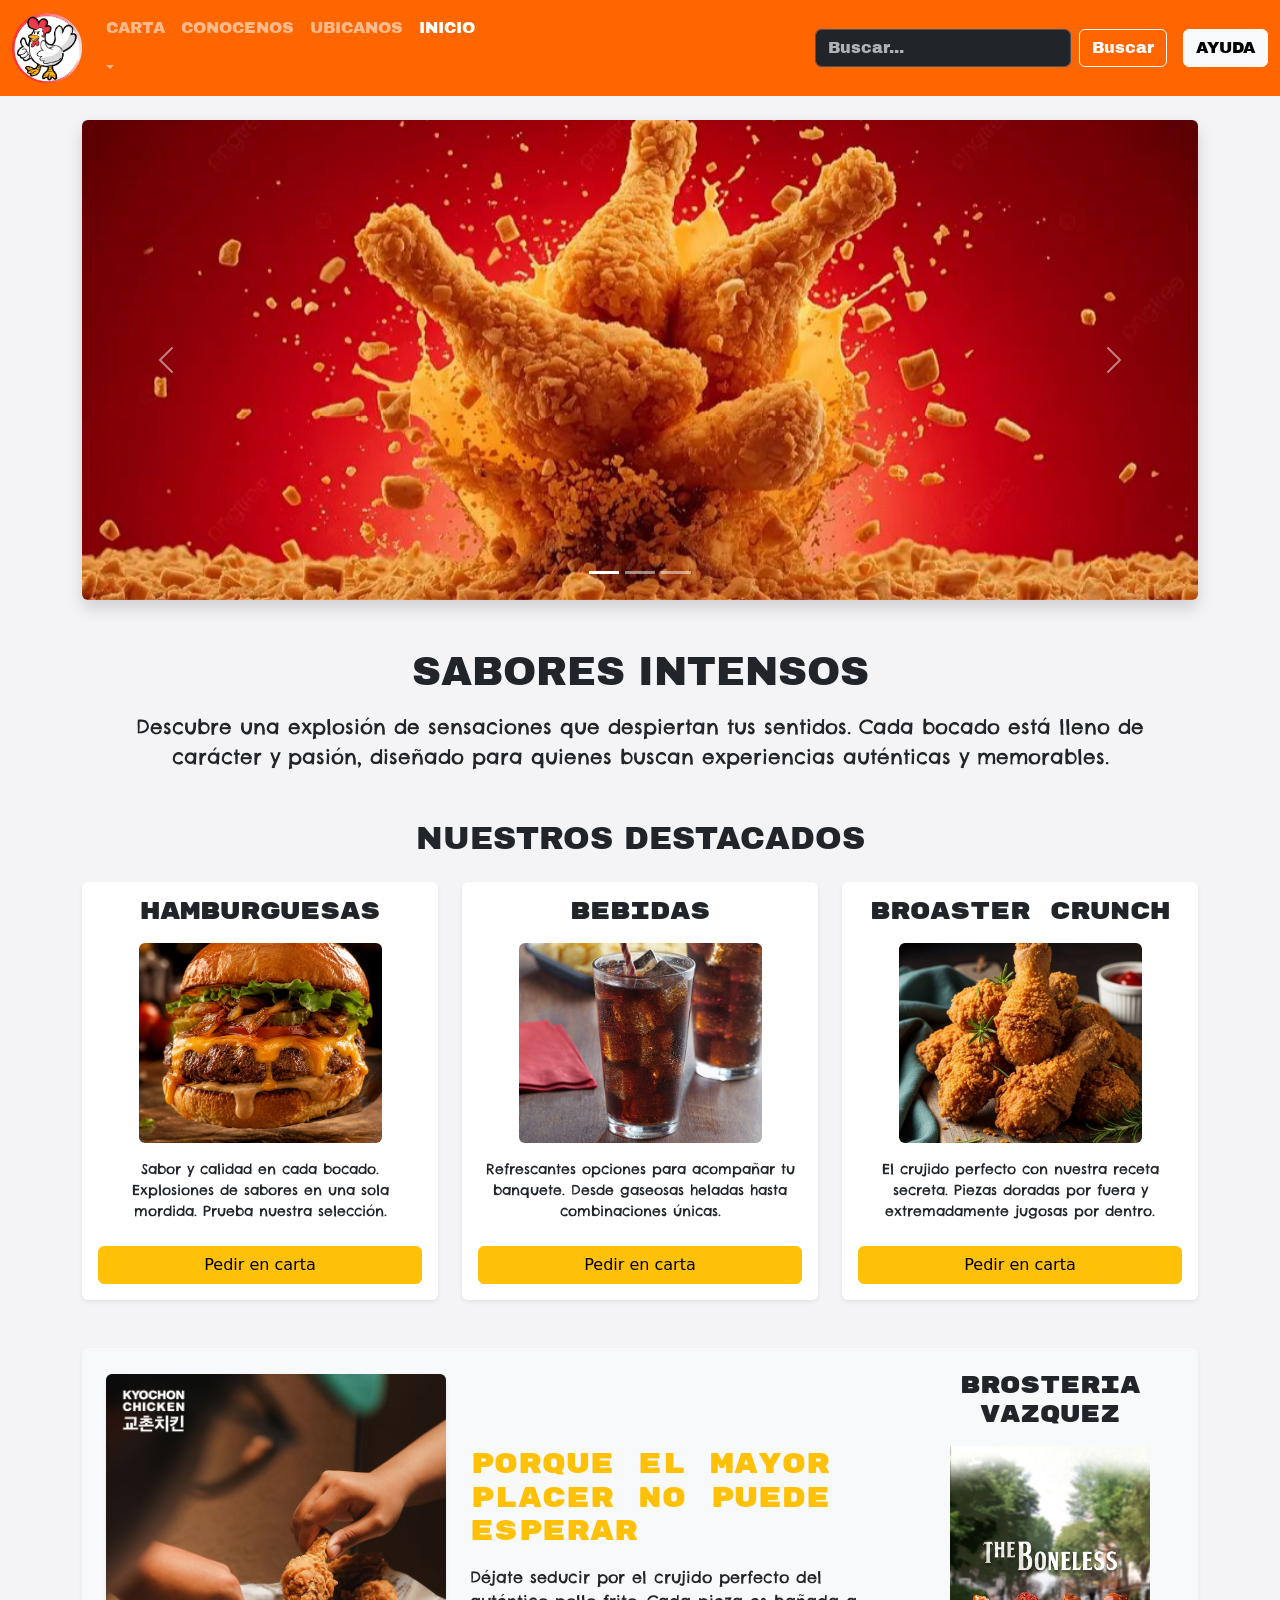
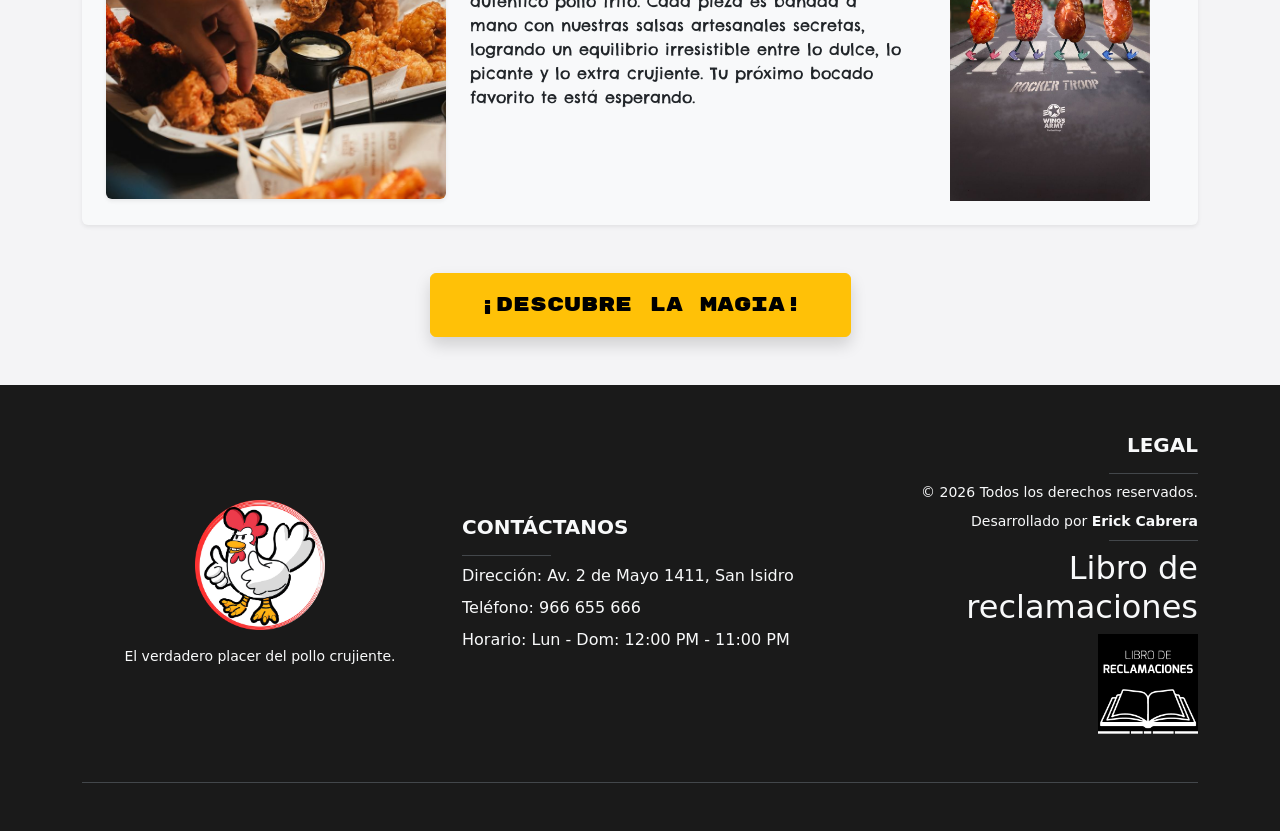
<file: index.html>
<!DOCTYPE html>
<html lang="es">
<head>
    <meta charset="UTF-8">
    <meta name="viewport" content="width=device-width, initial-scale=1.0">
    <title>BROASTERIA VAZQUEZ - INICIO</title>
    <link rel="icon" type="image/png" href="images/broasteria-Vasquez-modified.png">
    <link rel="stylesheet" href="css/style.css">
    <link href="https://cdn.jsdelivr.net/npm/bootstrap@5.3.8/dist/css/bootstrap.min.css" rel="stylesheet" integrity="sha384-sRIl4kxILFvY47J16cr9ZwB07vP4J8+LH7qKQnuqkuIAvNWLzeN8tE5YBujZqJLB" crossorigin="anonymous">
    <link rel="preconnect" href="https://fonts.googleapis.com">
    <link rel="preconnect" href="https://fonts.gstatic.com" crossorigin>
    <link href="https://fonts.googleapis.com/css2?family=Archivo+Black&family=Chelsea+Market&family=Rubik+Mono+One&display=swap" rel="stylesheet">
</head>
<body>    
    <header class="container-fluid p-0">
        <nav class="navbar navbar-expand-lg escm-bg-orange escm-archivo-black-regular" data-bs-theme="dark">
            <div class="container-fluid">
                <button class="navbar-toggler" type="button" data-bs-toggle="collapse" data-bs-target="#navbarSupportedContent" aria-controls="navbarSupportedContent" aria-expanded="false" aria-label="Toggle navigation">
                    <span class="navbar-toggler-icon"></span>
                </button>
                <div class="collapse navbar-collapse" id="navbarSupportedContent">
                    <a class="navbar-brand" href="index.html">
                        <img src="images/broasteria-Vasquez-modified.png" alt="pollologo" width="70">
                    </a>
                    <ul class="navbar-nav me-auto mb-2 mb-lg-0">
                        <li class="nav-item dropdown">
                            <a class="nav-link" href="cartas.html">CARTA</a>
                            <a class="nav-link dropdown-toggle escm_dropdown_arrow" data-bs-toggle="dropdown" aria-expanded="false"></a>
                            <ul class="dropdown-menu">
                                <li><a class="dropdown-item" href="cartas.html#extremos">PLATOS EXTREMOS</a></li>
                                <li><a class="dropdown-item" href="cartas.html#promociones">PROMOCIONES</a></li>
                                <li><hr class="dropdown-divider"></li>
                                <li><a class="dropdown-item" href="cartas.html#menus">MENUS</a></li>
                            </ul>
                        </li>
                        <li class="nav-item"><a class="nav-link" href="conocenos.html">CONOCENOS</a></li>
                        <li class="nav-item"><a class="nav-link" href="ubicanos.html">UBICANOS</a></li>
                        <li class="nav-item"><a class="nav-link active" href="index.html">INICIO</a></li>
                    </ul>
                    <form class="d-flex" role="search">
                        <input class="form-control me-2" type="search" placeholder="Buscar..." aria-label="Search">
                        <button class="btn btn-outline-light" type="submit">Buscar</button>
                    </form>
                </div>
                <div class="ms-3">
                    <a href="ayuda.html" class="btn btn-light escm_btn_header" type="button">Ayuda</a>
                </div>
            </div>
        </nav>
    </header>

    <main class="escm_bg_fond py-4">
        <div class="container">
        
            <div id="miCarrusel" class="carousel slide shadow rounded overflow-hidden mb-5" data-bs-ride="carousel">
                <div class="carousel-indicators">
                    <button type="button" data-bs-target="#miCarrusel" data-bs-slide-to="0" class="active"></button>
                    <button type="button" data-bs-target="#miCarrusel" data-bs-slide-to="1"></button>
                    <button type="button" data-bs-target="#miCarrusel" data-bs-slide-to="2"></button>
                </div>
                <div class="carousel-inner escm-carrusel-inicio">
                    <div class="carousel-item active">
                        <img src="images/carrusel-pollo-inicio1.jpg" class="d-block w-100" alt="Pollo Frito 1">
                    </div>
                    <div class="carousel-item">
                        <img src="images/carru.jpg" class="d-block w-100" alt="Pollo Frito 2">
                    </div>
                    <div class="carousel-item">
                        <img src="images/carru3.jpg" class="d-block w-100" alt="Pollo Frito 3">
                    </div>
                </div>
                <button class="carousel-control-prev" type="button" data-bs-target="#miCarrusel" data-bs-slide="prev">
                    <span class="carousel-control-prev-icon"></span>
                    <span class="visually-hidden">Anterior</span>
                </button>
                <button class="carousel-control-next" type="button" data-bs-target="#miCarrusel" data-bs-slide="next">
                    <span class="carousel-control-next-icon"></span>
                    <span class="visually-hidden">Siguiente</span>
                </button>
            </div>

            
            <section class="mb-5">
                <h1 class="text-center mt-5 escm-archivo-black-regular">SABORES INTENSOS</h1>
                <p class="text-center fs-5 mt-3 px-md-5 escm-chelsea-market-regular">
                    Descubre una explosión de sensaciones que despiertan tus sentidos. Cada bocado está lleno de carácter y pasión, diseñado para quienes buscan experiencias auténticas y memorables.
                </p>
            </section>

            
            <section class="mb-5">
                <h2 class="escm-archivo-black-regular mb-4 text-center">NUESTROS DESTACADOS</h2>
                <div class="row g-4">
                    <div class="col-md-4">
                        <div class="card h-100 shadow-sm border-0"> 
                            <article class="p-3 text-center"> 
                                <h3 class="fs-4 mb-3 escm-rubik-mono-one-regular">HAMBURGUESAS</h3>
                                <img src="images/hamburguesa-inicio.jpg" alt="Hamburguesas" class="escm_img_destacado d-block mx-auto rounded mb-3">
                                <p class="escm-chelsea-market-regular small">Sabor y calidad en cada bocado. Explosiones de sabores en una sola mordida. Prueba nuestra selección.</p>
                                <a href="cartas.html" class="btn btn-warning w-100 mt-2">Pedir en carta</a>
                            </article>
                        </div>
                    </div>
                    <div class="col-md-4">
                        <div class="card h-100 shadow-sm border-0">
                            <article class="p-3 text-center">
                                <h3 class="fs-4 mb-3 escm-rubik-mono-one-regular">BEBIDAS</h3>
                                <img src="images/bebidas.jpg" alt="Bebidas" class="escm_img_destacado d-block mx-auto rounded mb-3">
                                <p class="escm-chelsea-market-regular small">Refrescantes opciones para acompañar tu banquete. Desde gaseosas heladas hasta combinaciones únicas.</p>
                                <a href="cartas.html" class="btn btn-warning w-100 mt-2">Pedir en carta</a>
                            </article>
                        </div>
                    </div>
                    <div class="col-md-4">
                        <div class="card h-100 shadow-sm border-0">
                            <article class="p-3 text-center">
                                <h3 class="fs-4 mb-3 escm-rubik-mono-one-regular">BROASTER CRUNCH</h3>
                                <img src="images/pollo-elegante.jpg" alt="Broaster Crunch" class="escm_img_destacado d-block mx-auto rounded mb-3">
                                <p class="escm-chelsea-market-regular small">El crujido perfecto con nuestra receta secreta. Piezas doradas por fuera y extremadamente jugosas por dentro.</p>
                                <a href="cartas.html" class="btn btn-warning w-100 mt-2">Pedir en carta</a>
                            </article>
                        </div>
                    </div>
                </div>
            </section>
      
            
            <section class="p-4 bg-light rounded shadow-sm mb-5">   
                <div class="row align-items-center g-4">
                    <div class="col-lg-4 text-center">
                        <img src="images/dflex.jpg" alt="Promoción" class="img-fluid rounded shadow-sm">
                    </div>
                    <div class="col-lg-5 text-center text-lg-start">
                        <p class="escm-rubik-mono-one-regular h3 text-warning">PORQUE EL MAYOR PLACER NO PUEDE ESPERAR</p>
                        <p class="escm-chelsea-market-regular fs-6 mt-3">
                            Déjate seducir por el crujido perfecto del auténtico pollo frito. Cada pieza es bañada a mano con nuestras salsas artesanales secretas, logrando un equilibrio irresistible entre lo dulce, lo picante y lo extra crujiente. Tu próximo bocado favorito te está esperando.
                        </p>
                    </div>
                    <div class="col-lg-3 text-center">
                        <p class="escm-rubik-mono-one-regular h4 mb-3">BROSTERIA VAZQUEZ</p>
                        <img src="images/pollo-caminando.jpg" alt="Mascota" class="img-fluid" width="200">
                    </div>
                </div> 
            </section>

            <section class="text-center my-4">
                <button type="button" class="btn btn-warning px-5 py-3 shadow fs-5 escm-rubik-mono-one-regular animate-bounce" data-bs-toggle="modal" data-bs-target="#miModalOculto">
                    ¡DESCUBRE LA MAGIA!
                </button>
                <div class="modal fade" id="miModalOculto" tabindex="-1" aria-labelledby="exampleModalLabel" aria-hidden="true">
                    <div class="modal-dialog modal-dialog-centered"> 
                        <div class="modal-content border-0 shadow">
                            <div class="modal-header bg-warning text-dark">
                                <h2 class="modal-title fs-5 fw-bold escm-rubik-mono-one-regular" id="exampleModalLabel">Promoción Exclusiva</h2>
                                <button type="button" class="btn-close" data-bs-dismiss="modal" aria-label="Close"></button>
                            </div>
                            <div class="modal-body text-center p-4">
                                <p class="mb-4 escm-chelsea-market-regular fs-5">
                                    ¡Aprovecha nuestro auténtico combo crujiente! Elaborado con ingredientes seleccionados de la más alta calidad y un crujido inigualable que te fascinará.
                                </p>
                                <img src="images/sorpresa.jpg" alt="Sorpresa" class="img-fluid rounded shadow-sm" width="250">
                            </div>
                            <div class="modal-footer border-top-0 d-flex justify-content-between">
                                <button type="button" class="btn btn-secondary" data-bs-dismiss="modal">Cerrar</button>
                                <a href="cartas.html" class="btn btn-danger px-4">Ordenar Ahora</a>
                            </div>
                        </div>
                    </div>
                </div>
            </section>
        </div>
    </main>

    <footer class="escm-bg-footer py-5 text-light">
        <div class="container">
            <div class="row gy-4 align-items-center text-center text-md-start">
                <div class="col-12 col-md-4 text-center">
                    <img src="images/broasteria-Vasquez-modified.png" alt="Broastería Vásquez" width="130" class="mb-3 img-fluid">
                    <p class="small mb-0">El verdadero placer del pollo crujiente.</p>
                </div>
                <div class="col-12 col-md-4">
                    <h5 class="text-uppercase fw-bold mb-3">Contáctanos</h5>
                    <hr class="border-secondary my-2 w-25 mx-auto mx-md-0 opacity-50">
                    <ul class="list-unstyled mb-0">
                        <li class="mb-2">Dirección: Av. 2 de Mayo 1411, San Isidro</li>
                        <li class="mb-2">Teléfono: 966 655 666</li>
                        <li>Horario: Lun - Dom: 12:00 PM - 11:00 PM</li>
                    </ul>
                </div>
                <div class="col-12 col-md-4 text-md-end">
                    <h5 class="text-uppercase fw-bold mb-3">Legal</h5>
                    <hr class="border-secondary my-2 w-25 ms-auto me-auto me-md-0 opacity-50">
                    <p class="small mb-2">&copy; 2026 Todos los derechos reservados.</p>
                    <p class="small mb-0">Desarrollado por <span class="fw-bold">Erick Cabrera</span></p>
                    <hr class="border-secondary my-2 w-25 ms-auto me-auto me-md-0 opacity-50">
                    <p class="h2">Libro de <br> reclamaciones 
                    </p>
                    <a href="reclamos.html"><img src="images/images (2).png" alt="libro" width="100" class="text-center"></a>
                </div>
            </div>
            <hr class="border-secondary mt-5 mb-0 opacity-50">
        </div>
    </footer>

    <script src="https://cdn.jsdelivr.net/npm/bootstrap@5.3.8/dist/js/bootstrap.bundle.min.js" integrity="sha384-FKyoEForCGlyvwx9Hj09JcYn3nv7wiPVlz7YYwJrWVcXK/BmnVDxM+D2scQbITxI" crossorigin="anonymous"></script>
</body>
</html>
</file>
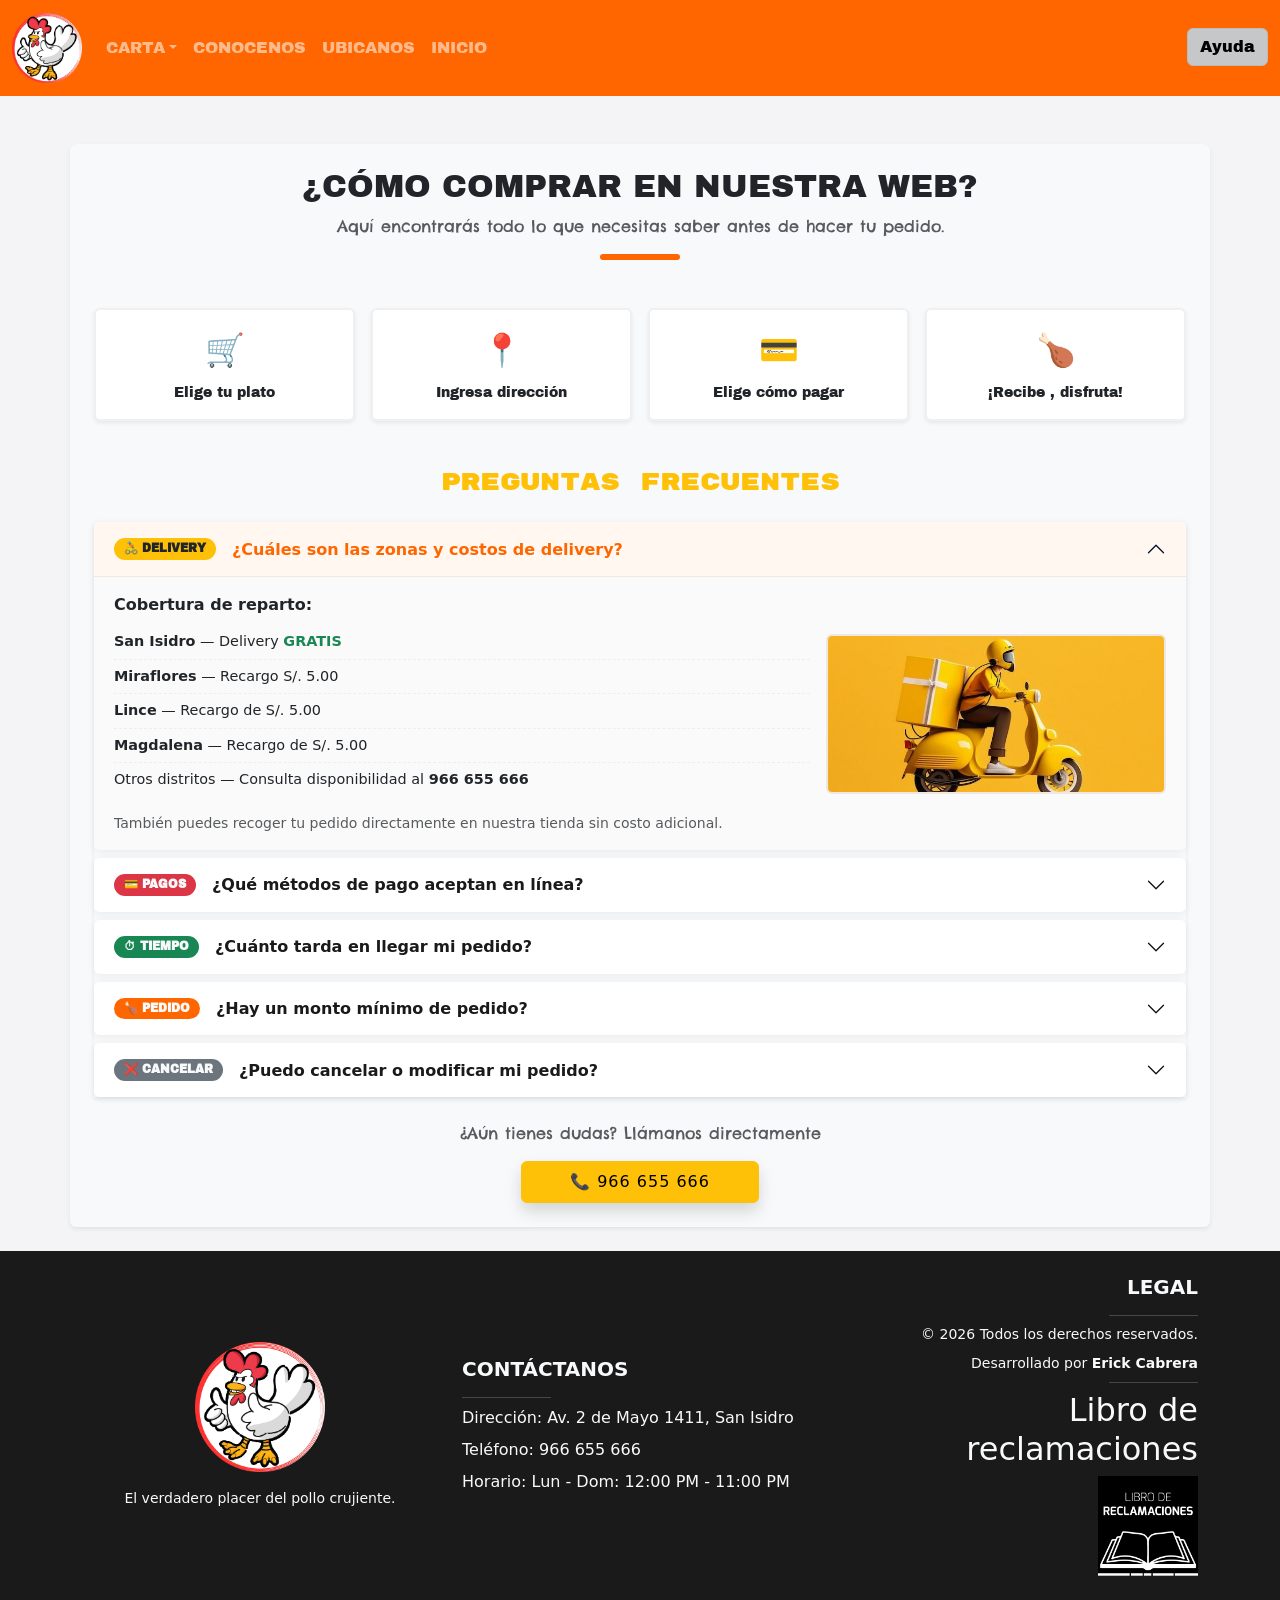
<file: ayuda.html>
<!DOCTYPE html>
<html lang="es">
<head>
    <meta charset="UTF-8">
    <meta name="viewport" content="width=device-width, initial-scale=1.0">
    <title>BROSTERIA VAZQUEZ - AYUDA</title>
    <link rel="icon" type="image/png" href="images/broasteria-Vasquez-modified.png">
    <link rel="stylesheet" href="css/style.css">
    <link href="https://cdn.jsdelivr.net/npm/bootstrap@5.3.8/dist/css/bootstrap.min.css" rel="stylesheet" integrity="sha384-sRIl4kxILFvY47J16cr9ZwB07vP4J8+LH7qKQnuqkuIAvNWLzeN8tE5YBujZqJLB" crossorigin="anonymous">
    <link rel="preconnect" href="https://fonts.googleapis.com">
    <link rel="preconnect" href="https://fonts.gstatic.com" crossorigin>
    <link href="https://fonts.googleapis.com/css2?family=Archivo+Black&family=Chelsea+Market&family=Rubik+Mono+One&display=swap" rel="stylesheet">
</head>
<body>    
    <header class="container-fluid p-0">
        <nav class="navbar navbar-expand-lg escm-bg-orange escm-archivo-black-regular" data-bs-theme="dark">
            <div class="container-fluid">
                <button class="navbar-toggler" type="button" data-bs-toggle="collapse" data-bs-target="#navbarSupportedContent" aria-controls="navbarSupportedContent" aria-expanded="false" aria-label="Toggle navigation">
                    <span class="navbar-toggler-icon"></span>
                </button>
                <div class="collapse navbar-collapse" id="navbarSupportedContent">
                    <a class="navbar-brand" href="index.html">
                        <img src="images/broasteria-Vasquez-modified.png" alt="logo" width="70">
                    </a>
                    <ul class="navbar-nav me-auto mb-2 mb-lg-0">
                        <li class="nav-item dropdown">
                            <a class="nav-link dropdown-toggle" href="cartas.html" role="button" data-bs-toggle="dropdown" aria-expanded="false">CARTA</a>
                            <ul class="dropdown-menu">
                                <li><a class="dropdown-item" href="cartas.html">PLATOS EXTREMOS</a></li>
                                <li><a class="dropdown-item" href="cartas.html">PROMOCIONES</a></li>
                                <li><hr class="dropdown-divider"></li>
                                <li><a class="dropdown-item" href="cartas.html">MENUS</a></li>
                            </ul>
                        </li>
                        <li class="nav-item"><a class="nav-link" href="conocenos.html">CONOCENOS</a></li>
                        <li class="nav-item"><a class="nav-link" href="ubicanos.html">UBICANOS</a></li>
                        <li class="nav-item"><a class="nav-link" href="index.html">INICIO</a></li>
                    </ul>
                </div>
                <div><a href="ayuda.html" class="btn btn-light bg_btn_header active">Ayuda</a></div>
            </div>
        </nav>
    </header>

    <main class="escm_bg_fond py-5">
        <section class="container bg-light p-4 rounded shadow-sm">

            
            <div class="text-center mb-5">
                <h2 class="escm-archivo-black-regular mb-2">¿CÓMO COMPRAR EN NUESTRA WEB?</h2>
                <p class="escm-chelsea-market-regular text-muted">Aquí encontrarás todo lo que necesitas saber antes de hacer tu pedido.</p>
                <hr class="escm_hr_ayuda mx-auto mt-3">
            </div>
          
            <div class="row g-3 mb-5 text-center">
                <div class="col-6 col-md-3">
                    <div class="escm_paso_card p-3 rounded shadow-sm h-100">
                        <div class="escm_paso_icono mb-2">🛒</div>
                        <p class="escm-archivo-black-regular small mb-0">Elige tu plato</p>
                    </div>
                </div>
                <div class="col-6 col-md-3">
                    <div class="escm_paso_card p-3 rounded shadow-sm h-100">
                        <div class="escm_paso_icono mb-2">📍</div>
                        <p class="escm-archivo-black-regular small mb-0">Ingresa dirección</p>
                    </div>
                </div>
                <div class="col-6 col-md-3">
                    <div class="escm_paso_card p-3 rounded shadow-sm h-100">
                        <div class="escm_paso_icono mb-2">💳</div>
                        <p class="escm-archivo-black-regular small mb-0">Elige cómo pagar</p>
                    </div>
                </div>
                <div class="col-6 col-md-3">
                    <div class="escm_paso_card p-3 rounded shadow-sm h-100">
                        <div class="escm_paso_icono mb-2">🍗</div>
                        <p class="escm-archivo-black-regular small mb-0">¡Recibe , disfruta!</p>
                    </div>
                </div>
            </div>

            
            <h3 class="escm-rubik-mono-one-regular fs-4 mb-4 text-center text-warning">Preguntas Frecuentes</h3>

            <div class="accordion escm_accordion_ayuda shadow-sm mb-4" id="accordionAyuda">

                
                <div class="accordion-item border-0 mb-2 rounded overflow-hidden escm_accordion_item">
                    <h2 class="accordion-header">
                        <button class="accordion-button escm_accordion_btn fw-bold" type="button" data-bs-toggle="collapse" data-bs-target="#collapseOne" aria-expanded="true" aria-controls="collapseOne">
                            <span class="escm_acc_badge bg-warning text-dark me-3">🚴 DELIVERY</span>
                            ¿Cuáles son las zonas y costos de delivery?
                        </button>
                    </h2>
                    <div id="collapseOne" class="accordion-collapse collapse show" data-bs-parent="#accordionAyuda">
                        <div class="accordion-body escm_accordion_body">
                            <div class="row align-items-center g-3">
                                <div class="col-md-8">
                                    <p class="mb-2 fw-bold text-dark">Cobertura de reparto:</p>
                                    <ul class="escm_lista_acc mb-3">
                                        <li> <strong>San Isidro</strong> — Delivery <span class="text-success fw-bold">GRATIS</span></li>
                                        <li> <strong>Miraflores</strong> — Recargo S/. 5.00</li>
                                        <li> <strong>Lince</strong> — Recargo de S/. 5.00</li>
                                        <li> <strong>Magdalena</strong> — Recargo de S/. 5.00</li>
                                        <li> Otros distritos — Consulta disponibilidad al <strong>966 655 666</strong></li>
                                    </ul>
                                    <p class="small text-muted mb-0">También puedes recoger tu pedido directamente en nuestra tienda sin costo adicional.</p>
                                </div>
                                <div class="col-md-4 text-center">
                                    <img src="images/delivery.jpg" alt="Delivery Brostería Vázquez" class="img-fluid rounded escm_acc_img">
                                </div>
                            </div>
                        </div>
                    </div>
                </div>

               
                <div class="accordion-item border-0 mb-2 rounded overflow-hidden escm_accordion_item">
                    <h2 class="accordion-header">
                        <button class="accordion-button collapsed escm_accordion_btn fw-bold" type="button" data-bs-toggle="collapse" data-bs-target="#collapseTwo" aria-expanded="false" aria-controls="collapseTwo">
                            <span class="escm_acc_badge bg-danger text-light me-3">💳 PAGOS</span>
                            ¿Qué métodos de pago aceptan en línea?
                        </button>
                    </h2>
                    <div id="collapseTwo" class="accordion-collapse collapse" data-bs-parent="#accordionAyuda">
                        <div class="accordion-body escm_accordion_body">
                            <div class="row align-items-center g-3">
                                <div class="col-md-8">
                                    <p class="mb-2 fw-bold text-dark">Medios de pago disponibles:</p>
                                    <div class="row g-2 mb-3">
                                        <div class="col-6">
                                            <div class="escm_pago_tag p-2 rounded text-center border">
                                                💳 Visa / Mastercard
                                            </div>
                                        </div>
                                        <div class="col-6">
                                            <div class="escm_pago_tag p-2 rounded text-center border">
                                                💳 American Express
                                            </div>
                                        </div>
                                        <div class="col-6">
                                            <div class="escm_pago_tag p-2 rounded text-center border">
                                                📱 Yape
                                            </div>
                                        </div>
                                        <div class="col-6">
                                            <div class="escm_pago_tag p-2 rounded text-center border">
                                                📱 Plin
                                            </div>
                                        </div>
                                        <div class="col-12">
                                            <div class="escm_pago_tag p-2 rounded text-center border">
                                                🏦 Transferencia Bancaria
                                            </div>
                                        </div>
                                    </div>
                                    <p class="small text-muted mb-0">Todos los pagos con tarjeta son procesados de forma segura con encriptación SSL.</p>
                                </div>
                                <div class="col-md-4 text-center">
                                    <img src="images/forma-de-pago.jpg" alt="Métodos de pago" class="img-fluid rounded escm_acc_img">
                                </div>
                            </div>
                        </div>
                    </div>
                </div>

                <div class="accordion-item border-0 mb-2 rounded overflow-hidden escm_accordion_item">
                    <h2 class="accordion-header">
                        <button class="accordion-button collapsed escm_accordion_btn fw-bold" type="button" data-bs-toggle="collapse" data-bs-target="#collapseThree" aria-expanded="false" aria-controls="collapseThree">
                            <span class="escm_acc_badge bg-success text-light me-3">⏱ TIEMPO</span>
                            ¿Cuánto tarda en llegar mi pedido?
                        </button>
                    </h2>
                    <div id="collapseThree" class="accordion-collapse collapse" data-bs-parent="#accordionAyuda">
                        <div class="accordion-body escm_accordion_body">
                            <div class="row align-items-center g-3">
                                <div class="col-md-8">
                                    <p class="mb-2 fw-bold text-dark">Tiempos estimados de entrega:</p>
                                    <div class="escm_tiempo_bar mb-3">
                                        <div class="d-flex justify-content-between small mb-1">
                                            <span>San Isidro</span><span class="fw-bold text-success">20 - 30 min</span>
                                        </div>
                                        <div class="progress mb-2" style="height:8px;">
                                            <div class="progress-bar bg-success" style="width:40%"></div>
                                        </div>
                                        <div class="d-flex justify-content-between small mb-1">
                                            <span>Miraflores / Lince</span><span class="fw-bold text-warning">35 - 45 min</span>
                                        </div>
                                        <div class="progress mb-2" style="height:8px;">
                                            <div class="progress-bar bg-warning" style="width:65%"></div>
                                        </div>
                                        <div class="d-flex justify-content-between small mb-1">
                                            <span>Magdalena y alrededores</span><span class="fw-bold text-danger">45 - 55 min</span>
                                        </div>
                                        <div class="progress" style="height:8px;">
                                            <div class="progress-bar bg-danger" style="width:85%"></div>
                                        </div>
                                    </div>
                                    <p class="small text-muted mb-0">Los tiempos pueden variar en horas punta (viernes y fines de semana de noche). ¡Tu pedido siempre llegará bien caliente y crujiente!</p>
                                </div>
                                <div class="col-md-4 text-center">
                                    <img src="images/tiempo.jpg" alt="Tiempo de entrega" class="img-fluid rounded escm_acc_img">
                                </div>
                            </div>
                        </div>
                    </div>
                </div>

                
                <div class="accordion-item border-0 mb-2 rounded overflow-hidden escm_accordion_item">
                    <h2 class="accordion-header">
                        <button class="accordion-button collapsed escm_accordion_btn fw-bold" type="button" data-bs-toggle="collapse" data-bs-target="#collapseFour" aria-expanded="false" aria-controls="collapseFour">
                            <span class="escm_acc_badge escm_badge_orange text-light me-3">🍗 PEDIDO</span>
                            ¿Hay un monto mínimo de pedido?
                        </button>
                    </h2>
                    <div id="collapseFour" class="accordion-collapse collapse" data-bs-parent="#accordionAyuda">
                        <div class="accordion-body escm_accordion_body">
                            <div class="row align-items-center g-3">
                                <div class="col-md-8">
                                    <p class="mb-2 fw-bold text-dark">Requisitos mínimos para pedir:</p>
                                    <ul class="escm_lista_acc mb-3">
                                        <li>🛒 Pedido mínimo para delivery: <strong>S/. 20.00</strong></li>
                                        <li>🏪 Sin mínimo para recojo en tienda</li>
                                        <li>👨‍👩‍👧 Pedidos grupales desde S/. 50.00 con descuento especial</li>
                                    </ul>
                                    <p class="small text-muted mb-0">¿Tienes un pedido especial o corporativo? Escríbenos al <strong>966 655 666</strong> para coordinar.</p>
                                </div>
                                <div class="col-md-4 text-center">
                                    <img src="images/pedido.jpg" alt="Pedido mínimo" class="img-fluid rounded escm_acc_img">
                                </div>
                            </div>
                        </div>
                    </div>
                </div>

                <div class="accordion-item border-0 rounded overflow-hidden escm_accordion_item">
                    <h2 class="accordion-header">
                        <button class="accordion-button collapsed escm_accordion_btn fw-bold" type="button" data-bs-toggle="collapse" data-bs-target="#collapseFive" aria-expanded="false" aria-controls="collapseFive">
                            <span class="escm_acc_badge bg-secondary text-light me-3">❌ CANCELAR</span>
                            ¿Puedo cancelar o modificar mi pedido?
                        </button>
                    </h2>
                    <div id="collapseFive" class="accordion-collapse collapse" data-bs-parent="#accordionAyuda">
                        <div class="accordion-body escm_accordion_body">
                            <div class="row align-items-center g-3">
                                <div class="col-md-8">
                                    <p class="mb-2 fw-bold text-dark">Política de cancelaciones:</p>
                                    <ul class="escm_lista_acc mb-3">
                                        <li>✅ Puedes cancelar dentro de los primeros <strong>5 minutos</strong> tras confirmar</li>
                                        <li>⚠️ Pasado ese tiempo, el pedido ya está en preparación</li>
                                        <li>📞 Para modificaciones urgentes llama al <strong>966 655 666</strong></li>
                                        <li>💰 Reembolsos procesados en 24-48 horas hábiles</li>
                                    </ul>
                                    <p class="small text-muted mb-0">Hacemos todo lo posible por adaptarnos a tus necesidades. ¡No dudes en contactarnos!</p>
                                </div>
                                <div class="col-md-4 text-center">
                                    <img src="images/modificacion.jpg" alt="Cancelar pedido" class="img-fluid rounded escm_acc_img" width="200">
                                </div>
                            </div>
                        </div>
                    </div>
                </div>

            </div>

           
            <div class="text-center mt-4">
                <p class="escm-chelsea-market-regular text-muted mb-3">¿Aún tienes dudas? Llámanos directamente</p>
                <a href="tel:966655666" class="btn btn-warning escm_btn_llamar escm-archivo-black-regular px-5 py-2 shadow">
                    📞 966 655 666
                </a>
            </div>

        </section>
    </main>

   <footer class="escm-bg-footer  text-light">
        <div class="container">
            <div class="row gy-4 align-items-center text-center text-md-start">
                <div class="col-12 col-md-4 text-center">
                    <img src="images/broasteria-Vasquez-modified.png" alt="Broastería Vásquez" width="130" class="mb-3 img-fluid">
                    <p class="small mb-0">El verdadero placer del pollo crujiente.</p>
                </div>
                <div class="col-12 col-md-4">
                    <h5 class="text-uppercase fw-bold mb-3">Contáctanos</h5>
                    <hr class="border-secondary my-2 w-25 mx-auto mx-md-0 opacity-50">
                    <ul class="list-unstyled mb-0">
                        <li class="mb-2">Dirección: Av. 2 de Mayo 1411, San Isidro</li>
                        <li class="mb-2">Teléfono: 966 655 666</li>
                        <li>Horario: Lun - Dom: 12:00 PM - 11:00 PM</li>
                    </ul>
                </div>
                <div class="col-12 col-md-4 text-md-end">
                    <h5 class="text-uppercase fw-bold mb-3">Legal</h5>
                    <hr class="border-secondary my-2 w-25 ms-auto me-auto me-md-0 opacity-50">
                    <p class="small mb-2">&copy; 2026 Todos los derechos reservados.</p>
                    <p class="small mb-0">Desarrollado por <span class="fw-bold">Erick Cabrera</span></p>
                    <hr class="border-secondary my-2 w-25 ms-auto me-auto me-md-0 opacity-50">
                    <p class="h2">Libro de <br> reclamaciones 
                    </p>
                    <a href="reclamos.html"><img src="images/images (2).png" alt="libro" width="100" class="text-center"></a>
                </div>
            </div>
            <hr class="border-secondary mt-5 mb-0 opacity-50">
        </div>
    </footer>

    <script src="https://cdn.jsdelivr.net/npm/bootstrap@5.3.8/dist/js/bootstrap.bundle.min.js" integrity="sha384-FKyoEForCGlyvwx9Hj09JcYn3nv7wiPVlz7YYwJrWVcXK/BmnVDxM+D2scQbITxI" crossorigin="anonymous"></script>
</body>
</html>
</file>
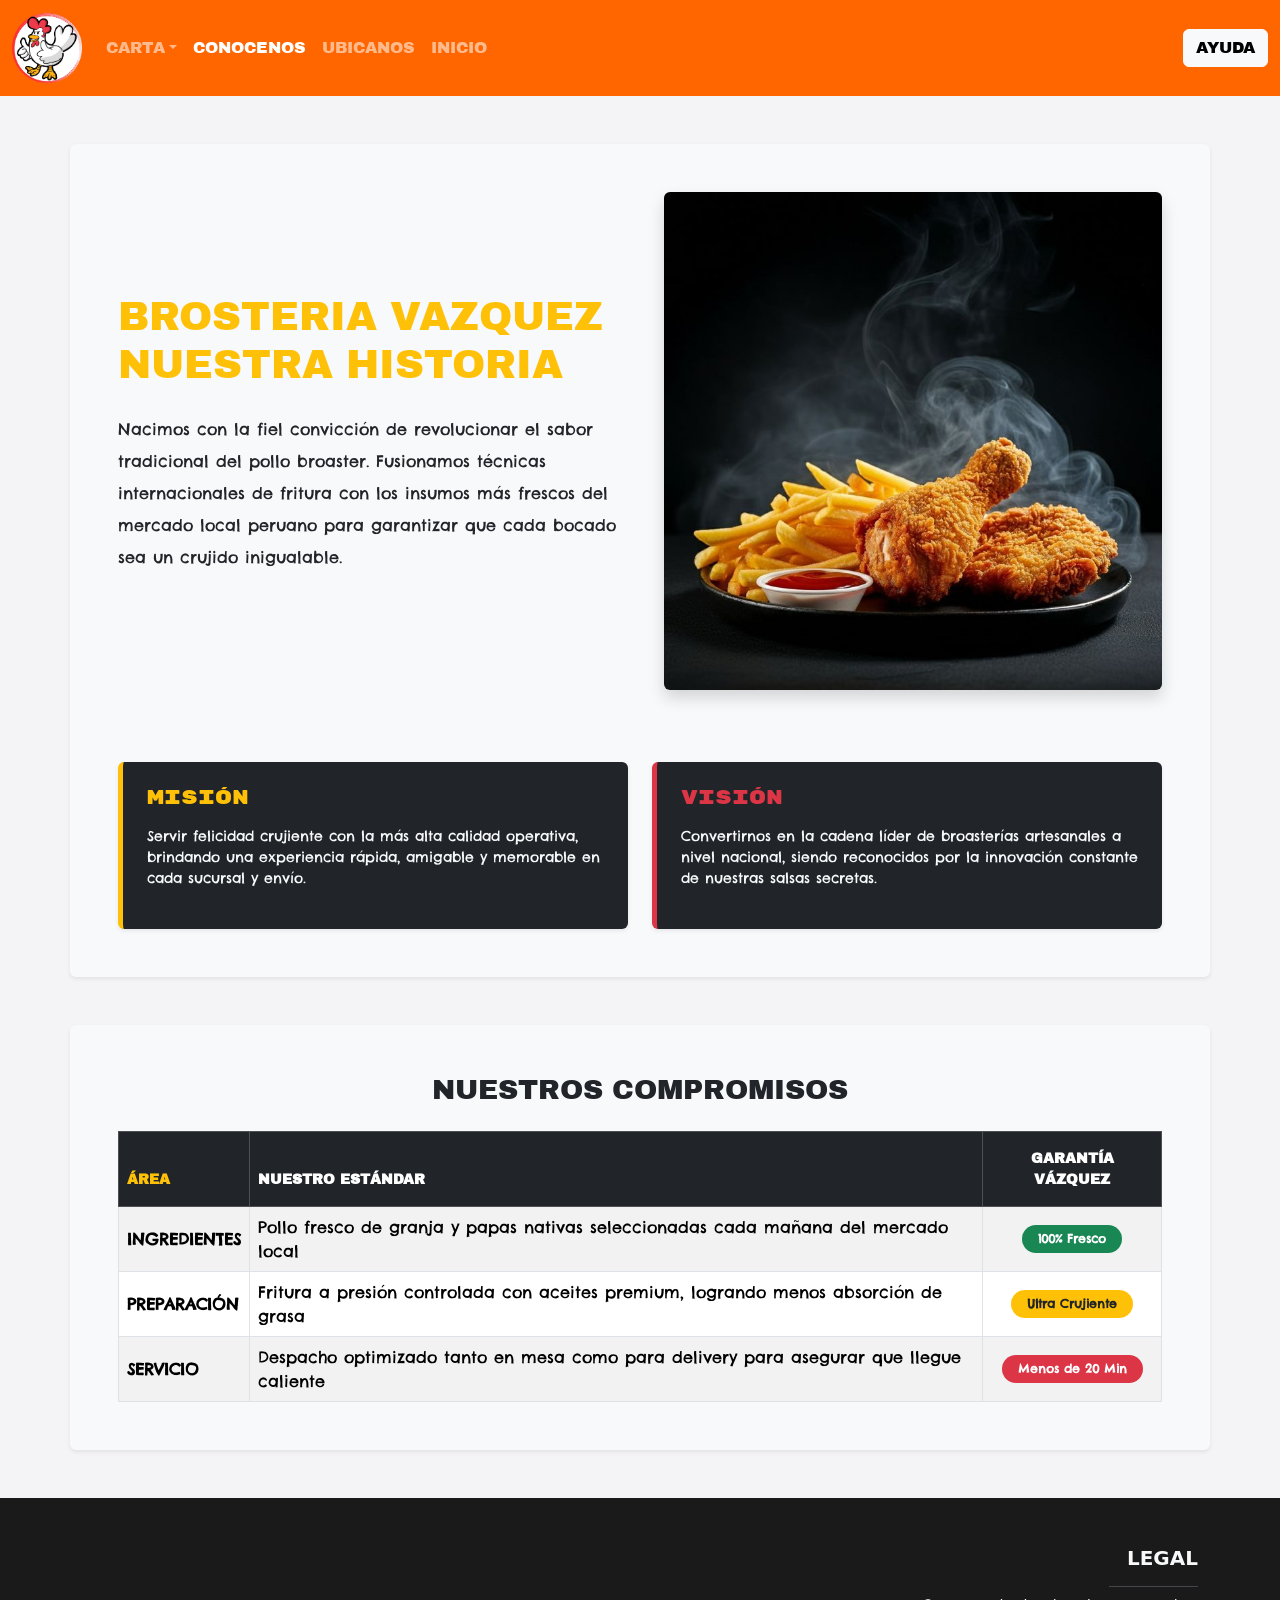
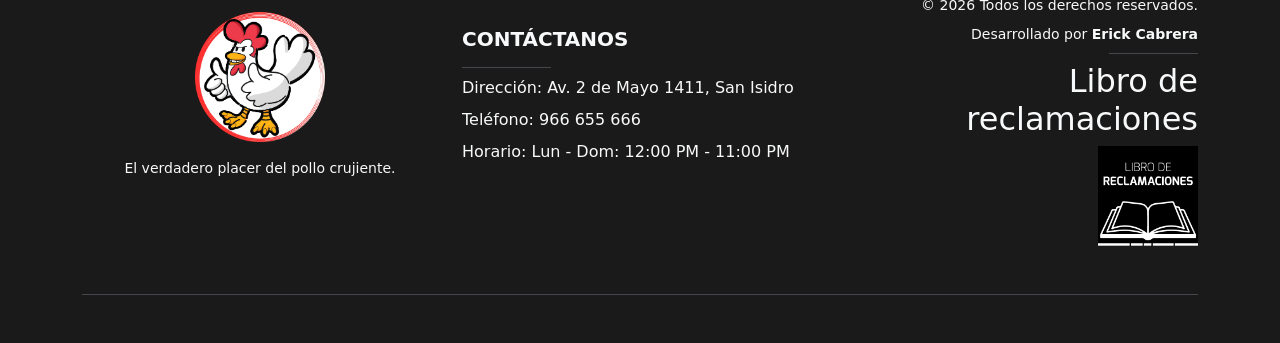
<file: conocenos.html>
<!DOCTYPE html>
<html lang="es">
<head>
    <meta charset="UTF-8">
    <meta name="viewport" content="width=device-width, initial-scale=1.0">
    <title>BROSTERIA VAZQUEZ - CONOCENOS</title>
    <link rel="icon" type="image/png" href="images/broasteria-Vasquez-modified.png">
    <link rel="stylesheet" href="css/style.css">
    <link href="https://cdn.jsdelivr.net/npm/bootstrap@5.3.8/dist/css/bootstrap.min.css" rel="stylesheet" integrity="sha384-sRIl4kxILFvY47J16cr9ZwB07vP4J8+LH7qKQnuqkuIAvNWLzeN8tE5YBujZqJLB" crossorigin="anonymous">
    <link rel="preconnect" href="https://fonts.googleapis.com">
    <link rel="preconnect" href="https://fonts.gstatic.com" crossorigin>
    <link href="https://fonts.googleapis.com/css2?family=Archivo+Black&family=Chelsea+Market&family=Rubik+Mono+One&display=swap" rel="stylesheet">
</head>
<body>    
    <header class="container-fluid p-0">
        <nav class="navbar navbar-expand-lg escm-bg-orange escm-archivo-black-regular" data-bs-theme="dark">
            <div class="container-fluid">
                <button class="navbar-toggler" type="button" data-bs-toggle="collapse" data-bs-target="#navbarSupportedContent" aria-controls="navbarSupportedContent" aria-expanded="false" aria-label="Toggle navigation">
                    <span class="navbar-toggler-icon"></span>
                </button>
                <div class="collapse navbar-collapse" id="navbarSupportedContent">
                    <a class="navbar-brand" href="index.html">
                        <img src="images/broasteria-Vasquez-modified.png" alt="logo" width="70">
                    </a>
                    <ul class="navbar-nav me-auto mb-2 mb-lg-0">
                        <li class="nav-item dropdown">
                            <a class="nav-link dropdown-toggle" href="cartas.html" role="button" data-bs-toggle="dropdown" aria-expanded="false">CARTA</a>
                            <ul class="dropdown-menu">
                                <li><a class="dropdown-item" href="cartas.html">PLATOS EXTREMOS</a></li>
                                <li><a class="dropdown-item" href="cartas.html">PROMOCIONES</a></li>
                                <li><hr class="dropdown-divider"></li>
                                <li><a class="dropdown-item" href="cartas.html">MENUS</a></li>
                            </ul>
                        </li>
                        <li class="nav-item"><a class="nav-link active" href="conocenos.html">CONOCENOS</a></li>
                        <li class="nav-item"><a class="nav-link" href="ubicanos.html">UBICANOS</a></li>
                        <li class="nav-item"><a class="nav-link" href="index.html">INICIO</a></li>
                    </ul>
                </div>
                <div><a href="ayuda.html" class="btn btn-light escm_btn_header">Ayuda</a></div>
            </div>
        </nav>
    </header>

    <main class="escm_bg_fond py-5">
        <section class="container bg-light p-5 rounded shadow-sm">
            <div class="row align-items-center g-5">
                <div class="col-lg-6">
                    <h1 class="escm-archivo-black-regular text-warning mb-4">BROSTERIA VAZQUEZ <br>NUESTRA HISTORIA</h1>
                    <p class="escm-chelsea-market-regular lh-lg text-dark">
                        Nacimos con la fiel convicción de revolucionar el sabor tradicional del pollo broaster. Fusionamos técnicas internacionales de fritura con los insumos más frescos del mercado local peruano para garantizar que cada bocado sea un crujido inigualable.
                    </p>
                </div>
                <div class="col-lg-6">
                    <img src="images/fondo_pollo.jpg" alt="Historia Vázquez" class="img-fluid rounded shadow w-100">
                </div>
            </div>

            <div class="row g-4 mt-5">
                <div class="col-md-6">
                    <div class="p-4 bg-dark text-light rounded h-100 shadow-sm border-start border-warning border-5">
                        <h3 class="escm-rubik-mono-one-regular text-warning fs-5">Misión</h3>
                        <p class="mt-3 escm-chelsea-market-regular small">Servir felicidad crujiente con la más alta calidad operativa, brindando una experiencia rápida, amigable y memorable en cada sucursal y envío.</p>
                    </div>
                </div>
                <div class="col-md-6">
                    <div class="p-4 bg-dark text-light rounded h-100 shadow-sm border-start border-danger border-5">
                        <h3 class="escm-rubik-mono-one-regular text-danger fs-5">Visión</h3>
                        <p class="mt-3 escm-chelsea-market-regular small">Convertirnos en la cadena líder de broasterías artesanales a nivel nacional, siendo reconocidos por la innovación constante de nuestras salsas secretas.</p>
                    </div>
                </div>
            </div>
        </section>
        <section class="container bg-light p-5 rounded shadow-sm mt-5">
            <h2 class="escm-archivo-black-regular text-center text-dark mb-4 fs-3">NUESTROS COMPROMISOS</h2>
            
            <div class="table-responsive">
                <table class="table table-striped table-hover table-bordered align-middle mb-0">
                    <thead class="table-dark escm-archivo-black-regular small">
                        <tr>
                            <th scope="col" class="py-3 text-warning">ÁREA</th>
                            <th scope="col" class="py-3">NUESTRO ESTÁNDAR</th>
                            <th scope="col" class="py-3 text-center">GARANTÍA VÁZQUEZ</th>
                        </tr>
                    </thead>
                    <tbody class="escm-chelsea-market-regular text-dark">
                        <tr>
                            <td class="fw-bold text-uppercase">Ingredientes</td>
                            <td>Pollo fresco de granja y papas nativas seleccionadas cada mañana del mercado local</td>
                            <td class="text-center"><span class="badge rounded-pill bg-success px-3 py-2">100% Fresco</span></td>
                        </tr>
                        <tr>
                            <td class="fw-bold text-uppercase">Preparación</td>
                            <td>Fritura a presión controlada con aceites premium, logrando menos absorción de grasa</td>
                            <td class="text-center"><span class="badge rounded-pill bg-warning text-dark px-3 py-2">Ultra Crujiente</span></td>
                        </tr>
                        <tr>
                            <td class="fw-bold text-uppercase">Servicio</td>
                            <td>Despacho optimizado tanto en mesa como para delivery para asegurar que llegue caliente</td>
                            <td class="text-center"><span class="badge rounded-pill bg-danger px-3 py-2">Menos de 20 Min</span></td>
                        </tr>
                    </tbody>
                </table>
            </div>
        </section>
    </main>

   <footer class="escm-bg-footer py-5 text-light">
        <div class="container">
            <div class="row gy-4 align-items-center text-center text-md-start">
                <div class="col-12 col-md-4 text-center">
                    <img src="images/broasteria-Vasquez-modified.png" alt="Broastería Vásquez" width="130" class="mb-3 img-fluid">
                    <p class="small mb-0">El verdadero placer del pollo crujiente.</p>
                </div>
                <div class="col-12 col-md-4">
                    <h5 class="text-uppercase fw-bold mb-3">Contáctanos</h5>
                    <hr class="border-secondary my-2 w-25 mx-auto mx-md-0 opacity-50">
                    <ul class="list-unstyled mb-0">
                        <li class="mb-2">Dirección: Av. 2 de Mayo 1411, San Isidro</li>
                        <li class="mb-2">Teléfono: 966 655 666</li>
                        <li>Horario: Lun - Dom: 12:00 PM - 11:00 PM</li>
                    </ul>
                </div>
                <div class="col-12 col-md-4 text-md-end">
                    <h5 class="text-uppercase fw-bold mb-3">Legal</h5>
                    <hr class="border-secondary my-2 w-25 ms-auto me-auto me-md-0 opacity-50">
                    <p class="small mb-2">&copy; 2026 Todos los derechos reservados.</p>
                    <p class="small mb-0">Desarrollado por <span class="fw-bold">Erick Cabrera</span></p>
                    <hr class="border-secondary my-2 w-25 ms-auto me-auto me-md-0 opacity-50">
                    <p class="h2">Libro de <br> reclamaciones 
                    </p>
                    <a href="reclamos.html"><img src="images/images (2).png" alt="libro" width="100" class="text-center"></a>
                </div>
            </div>
            <hr class="border-secondary mt-5 mb-0 opacity-50">
        </div>
    </footer>

    <script src="https://cdn.jsdelivr.net/npm/bootstrap@5.3.8/dist/js/bootstrap.bundle.min.js" integrity="sha384-FKyoEForCGlyvwx9Hj09JcYn3nv7wiPVlz7YYwJrWVcXK/BmnVDxM+D2scQbITxI" crossorigin="anonymous"></script>
</body>
</html>
</file>
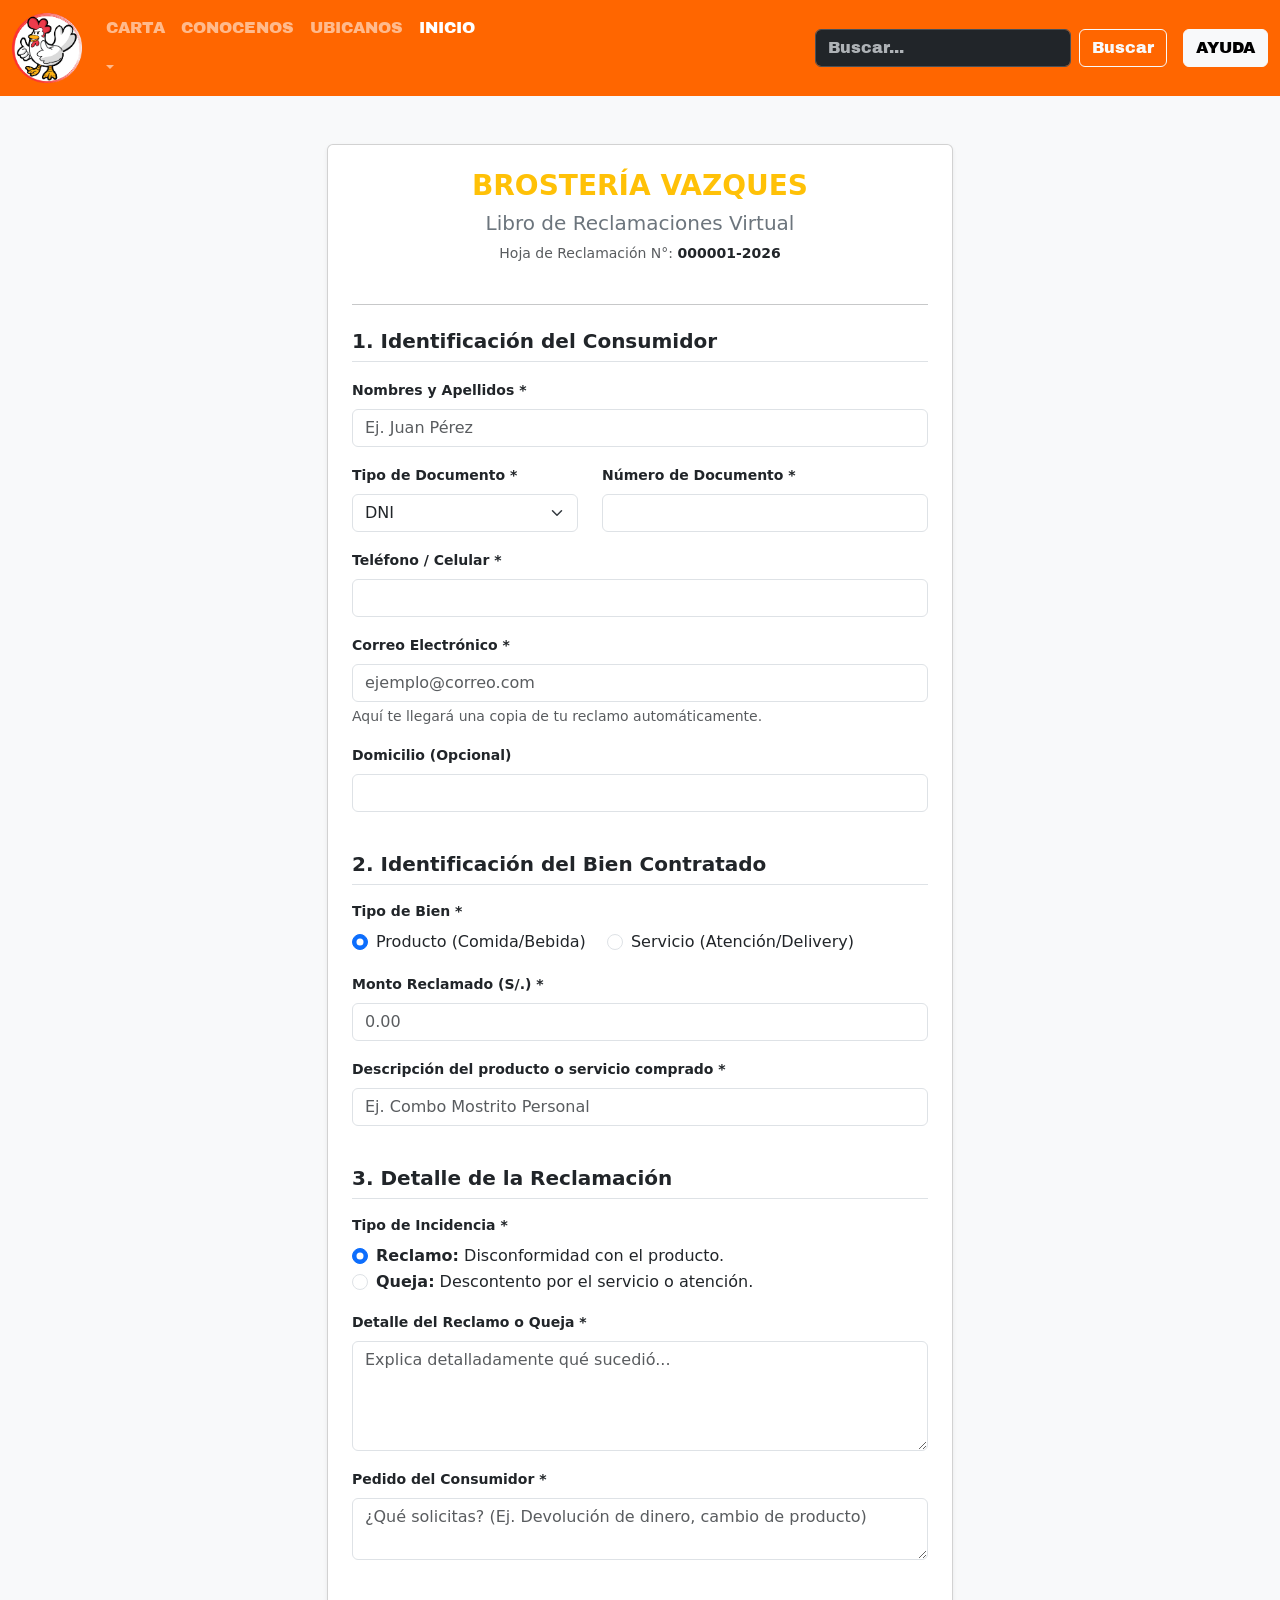
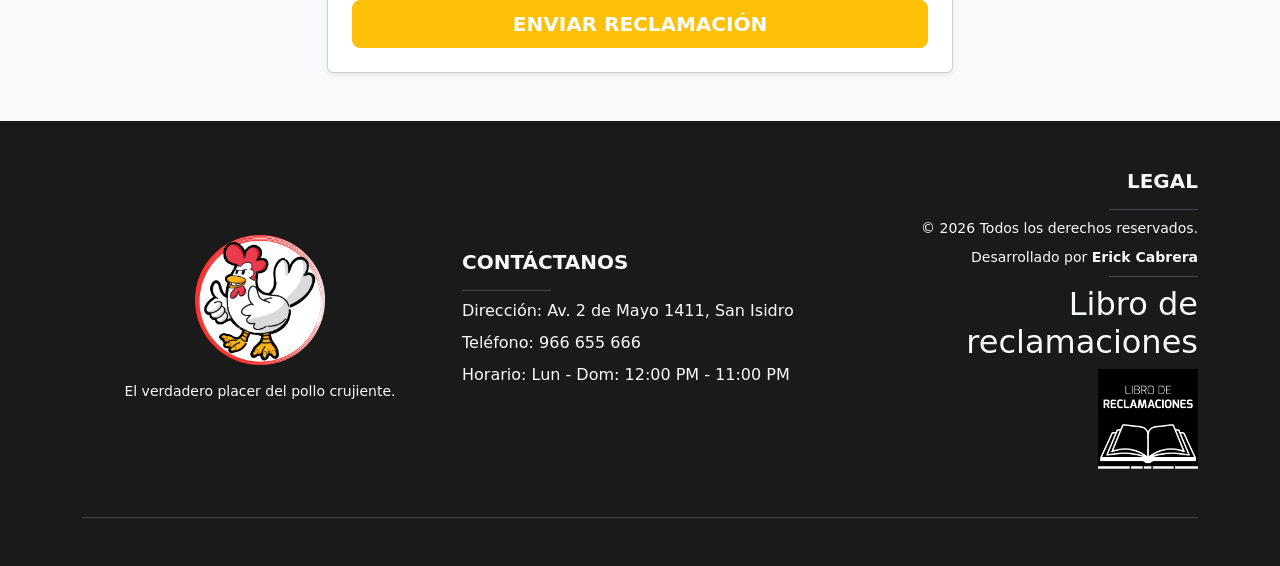
<file: reclamos.html>
<!DOCTYPE html>
<html lang="es">
<head>
    <meta charset="UTF-8">
    <meta name="viewport" content="width=device-width, initial-scale=1.0">
    <title>BROASTERIA VAZQUEZ - INICIO</title>
    <link rel="icon" type="image/png" href="images/broasteria-Vasquez-modified.png">
    <link rel="stylesheet" href="css/style.css">
    <link href="https://cdn.jsdelivr.net/npm/bootstrap@5.3.8/dist/css/bootstrap.min.css" rel="stylesheet" integrity="sha384-sRIl4kxILFvY47J16cr9ZwB07vP4J8+LH7qKQnuqkuIAvNWLzeN8tE5YBujZqJLB" crossorigin="anonymous">
    <link rel="preconnect" href="https://fonts.googleapis.com">
    <link rel="preconnect" href="https://fonts.gstatic.com" crossorigin>
    <link href="https://fonts.googleapis.com/css2?family=Archivo+Black&family=Chelsea+Market&family=Rubik+Mono+One&display=swap" rel="stylesheet">
</head>
<body class="bg-light"> 
    <header class="container-fluid p-0">
        <nav class="navbar navbar-expand-lg escm-bg-orange escm-archivo-black-regular" data-bs-theme="dark">
            <div class="container-fluid">
                <button class="navbar-toggler" type="button" data-bs-toggle="collapse" data-bs-target="#navbarSupportedContent" aria-controls="navbarSupportedContent" aria-expanded="false" aria-label="Toggle navigation">
                    <span class="navbar-toggler-icon"></span>
                </button>
                <div class="collapse navbar-collapse" id="navbarSupportedContent">
                    <a class="navbar-brand" href="index.html">
                        <img src="images/broasteria-Vasquez-modified.png" alt="pollologo" width="70">
                    </a>
                    <ul class="navbar-nav me-auto mb-2 mb-lg-0">
                        <li class="nav-item dropdown">
                            <a class="nav-link" href="cartas.html">CARTA</a>
                            <a class="nav-link dropdown-toggle escm_dropdown_arrow" data-bs-toggle="dropdown" aria-expanded="false"></a>
                            <ul class="dropdown-menu">
                                <li><a class="dropdown-item" href="cartas.html#extremos">PLATOS EXTREMOS</a></li>
                                <li><a class="dropdown-item" href="cartas.html#promociones">PROMOCIONES</a></li>
                                <li><hr class="dropdown-divider"></li>
                                <li><a class="dropdown-item" href="cartas.html#menus">MENUS</a></li>
                            </ul>
                        </li>
                        <li class="nav-item"><a class="nav-link" href="conocenos.html">CONOCENOS</a></li>
                        <li class="nav-item"><a class="nav-link" href="ubicanos.html">UBICANOS</a></li>
                        <li class="nav-item"><a class="nav-link active" href="index.html">INICIO</a></li>
                    </ul>
                    <form class="d-flex" role="search">
                        <input class="form-control me-2" type="search" placeholder="Buscar..." aria-label="Search">
                        <button class="btn btn-outline-light" type="submit">Buscar</button>
                    </form>
                </div>
                <div class="ms-3">
                    <a href="ayuda.html" class="btn btn-light escm_btn_header" type="button">Ayuda</a>
                </div>
            </div>
        </nav>
    </header>
    
    <main>
        <div class="container my-5" style="max-width: 650px;">
            <div class="card shadow-sm p-4 bg-white rounded">
                
                <!-- ENCABEZADO -->
                <div class="text-center mb-4">
                    <h1 class="h3 text-warning fw-bold text-uppercase">Brostería Vazques</h1>
                    <h2 class="h5 text-secondary">Libro de Reclamaciones Virtual</h2>
                    <p class="text-muted small mb-0">Hoja de Reclamación N°: <span id="numero-reclamo" class="fw-bold text-dark">000001-2026</span></p>
                </div>
                
                <hr class="mb-4">

                
                <form action="/enviar-reclamo" method="POST">

                   
                    <fieldset class="mb-4">
                        <legend class="h5 text-dark border-bottom pb-2 mb-3 fw-semibold">1. Identificación del Consumidor</legend>
                        
                        <div class="mb-3">
                            <label for="nombre" class="form-label fw-bold small">Nombres y Apellidos *</label>
                            <input type="text" class="form-control" id="nombre" name="nombre" required placeholder="Ej. Juan Pérez">
                        </div>

                        <div class="row">
                            <div class="col-md-5 mb-3">
                                <label for="tipo_doc" class="form-label fw-bold small">Tipo de Documento *</label>
                                <select class="form-select" id="tipo_doc" name="tipo_doc" required>
                                    <option value="DNI">DNI</option>
                                    <option value="CE">Carnet de Extranjería</option>
                                    <option value="RUC">RUC</option>
                                </select>
                            </div>
                            <div class="col-md-7 mb-3">
                                <label for="num_doc" class="form-label fw-bold small">Número de Documento *</label>
                                <input type="text" class="form-control" id="num_doc" name="num_doc" required>
                            </div>
                        </div>

                        <div class="mb-3">
                            <label for="telefono" class="form-label fw-bold small">Teléfono / Celular *</label>
                            <input type="text" class="form-control" id="telefono" name="telefono" required>
                        </div>

                        <div class="mb-3">
                            <label for="email" class="form-label fw-bold small">Correo Electrónico *</label>
                            <input type="email" class="form-control" id="email" name="email" required placeholder="ejemplo@correo.com">
                            <div class="form-text text-muted small">Aquí te llegará una copia de tu reclamo automáticamente.</div>
                        </div>

                        <div class="mb-3">
                            <label for="direccion" class="form-label fw-bold small">Domicilio (Opcional)</label>
                            <input type="text" class="form-control" id="direccion" name="direccion">
                        </div>
                    </fieldset>

                    <fieldset class="mb-4">
                        <legend class="h5 text-dark border-bottom pb-2 mb-3 fw-semibold">2. Identificación del Bien Contratado</legend>
                        
                        <div class="mb-3">
                            <label class="form-label fw-bold small d-block">Tipo de Bien *</label>
                            <div class="form-check form-check-inline">
                                <input class="form-check-input" type="radio" name="tipo_bien" id="bien_producto" value="Producto" checked>
                                <label class="form-check-label" for="bien_producto">Producto (Comida/Bebida)</label>
                            </div>
                            <div class="form-check form-check-inline">
                                <input class="form-check-input" type="radio" name="tipo_bien" id="bien_servicio" value="Servicio">
                                <label class="form-check-label" for="bien_servicio">Servicio (Atención/Delivery)</label>
                            </div>
                        </div>

                        <div class="mb-3">
                            <label for="monto" class="form-label fw-bold small">Monto Reclamado (S/.) *</label>
                            <input type="number" class="form-control" id="monto" name="monto" step="0.10" required placeholder="0.00">
                        </div>

                        <div class="mb-3">
                            <label for="descripcion_bien" class="form-label fw-bold small">Descripción del producto o servicio comprado *</label>
                            <input type="text" class="form-control" id="descripcion_bien" name="descripcion_bien" required placeholder="Ej. Combo Mostrito Personal">
                        </div>
                    </fieldset>

                 
                    <fieldset class="mb-4">
                        <legend class="h5 text-dark border-bottom pb-2 mb-3 fw-semibold">3. Detalle de la Reclamación</legend>
                        
                        <div class="mb-3">
                            <label class="form-label fw-bold small d-block">Tipo de Incidencia *</label>
                            <div class="form-check">
                                <input class="form-check-input" type="radio" name="tipo_incidencia" id="incidencia_reclamo" value="Reclamo" checked>
                                <label class="form-check-label" for="incidencia_reclamo">
                                    <strong>Reclamo:</strong> Disconformidad con el producto.
                                </label>
                            </div>
                            <div class="form-check">
                                <input class="form-check-input" type="radio" name="tipo_incidencia" id="incidencia_queja" value="Queja">
                                <label class="form-check-label" for="incidencia_queja">
                                    <strong>Queja:</strong> Descontento por el servicio o atención.
                                </label>
                            </div>
                        </div>

                        <div class="mb-3">
                            <label for="detalle" class="form-label fw-bold small">Detalle del Reclamo o Queja *</label>
                            <textarea class="form-control" id="detalle" name="detalle" rows="4" required placeholder="Explica detalladamente qué sucedió..."></textarea>
                        </div>

                        <div class="mb-3">
                            <label for="pedido" class="form-label fw-bold small">Pedido del Consumidor *</label>
                            <textarea class="form-control" id="pedido" name="pedido" rows="2" required placeholder="¿Qué solicitas? (Ej. Devolución de dinero, cambio de producto)"></textarea>
                        </div>
                    </fieldset>

                    
                    <div class="d-grid gap-2 mt-4">
                        <button type="submit" class="btn btn-warning btn-lg fw-bold text-uppercase text-white">Enviar Reclamación</button>
                    </div>

                </form>
            </div>
        </div>
 </main>
<footer class="escm-bg-footer py-5 text-light">
        <div class="container">
            <div class="row gy-4 align-items-center text-center text-md-start">
                <div class="col-12 col-md-4 text-center">
                    <img src="images/broasteria-Vasquez-modified.png" alt="Broastería Vásquez" width="130" class="mb-3 img-fluid">
                    <p class="small mb-0">El verdadero placer del pollo crujiente.</p>
                </div>
                <div class="col-12 col-md-4">
                    <h5 class="text-uppercase fw-bold mb-3">Contáctanos</h5>
                    <hr class="border-secondary my-2 w-25 mx-auto mx-md-0 opacity-50">
                    <ul class="list-unstyled mb-0">
                        <li class="mb-2">Dirección: Av. 2 de Mayo 1411, San Isidro</li>
                        <li class="mb-2">Teléfono: 966 655 666</li>
                        <li>Horario: Lun - Dom: 12:00 PM - 11:00 PM</li>
                    </ul>
                </div>
                <div class="col-12 col-md-4 text-md-end">
                    <h5 class="text-uppercase fw-bold mb-3">Legal</h5>
                    <hr class="border-secondary my-2 w-25 ms-auto me-auto me-md-0 opacity-50">
                    <p class="small mb-2">&copy; 2026 Todos los derechos reservados.</p>
                    <p class="small mb-0">Desarrollado por <span class="fw-bold">Erick Cabrera</span></p>
                    <hr class="border-secondary my-2 w-25 ms-auto me-auto me-md-0 opacity-50">
                    <p class="h2">Libro de <br> reclamaciones 
                    </p>
                    <a href="reclamos.html"><img src="images/images (2).png" alt="libro" width="100" class="text-center"></a>
                </div>
            </div>
            <hr class="border-secondary mt-5 mb-0 opacity-50">
        </div>
    </footer>

    <script src="https://cdn.jsdelivr.net/npm/bootstrap@5.3.8/dist/js/bootstrap.bundle.min.js" integrity="sha384-FKyoEForCGlyvwx9Hj09JcYn3nv7wiPVlz7YYwJrWVcXK/BmnVDxM+D2scQbITxI" crossorigin="anonymous"></script>
</body>
</html>
</file>
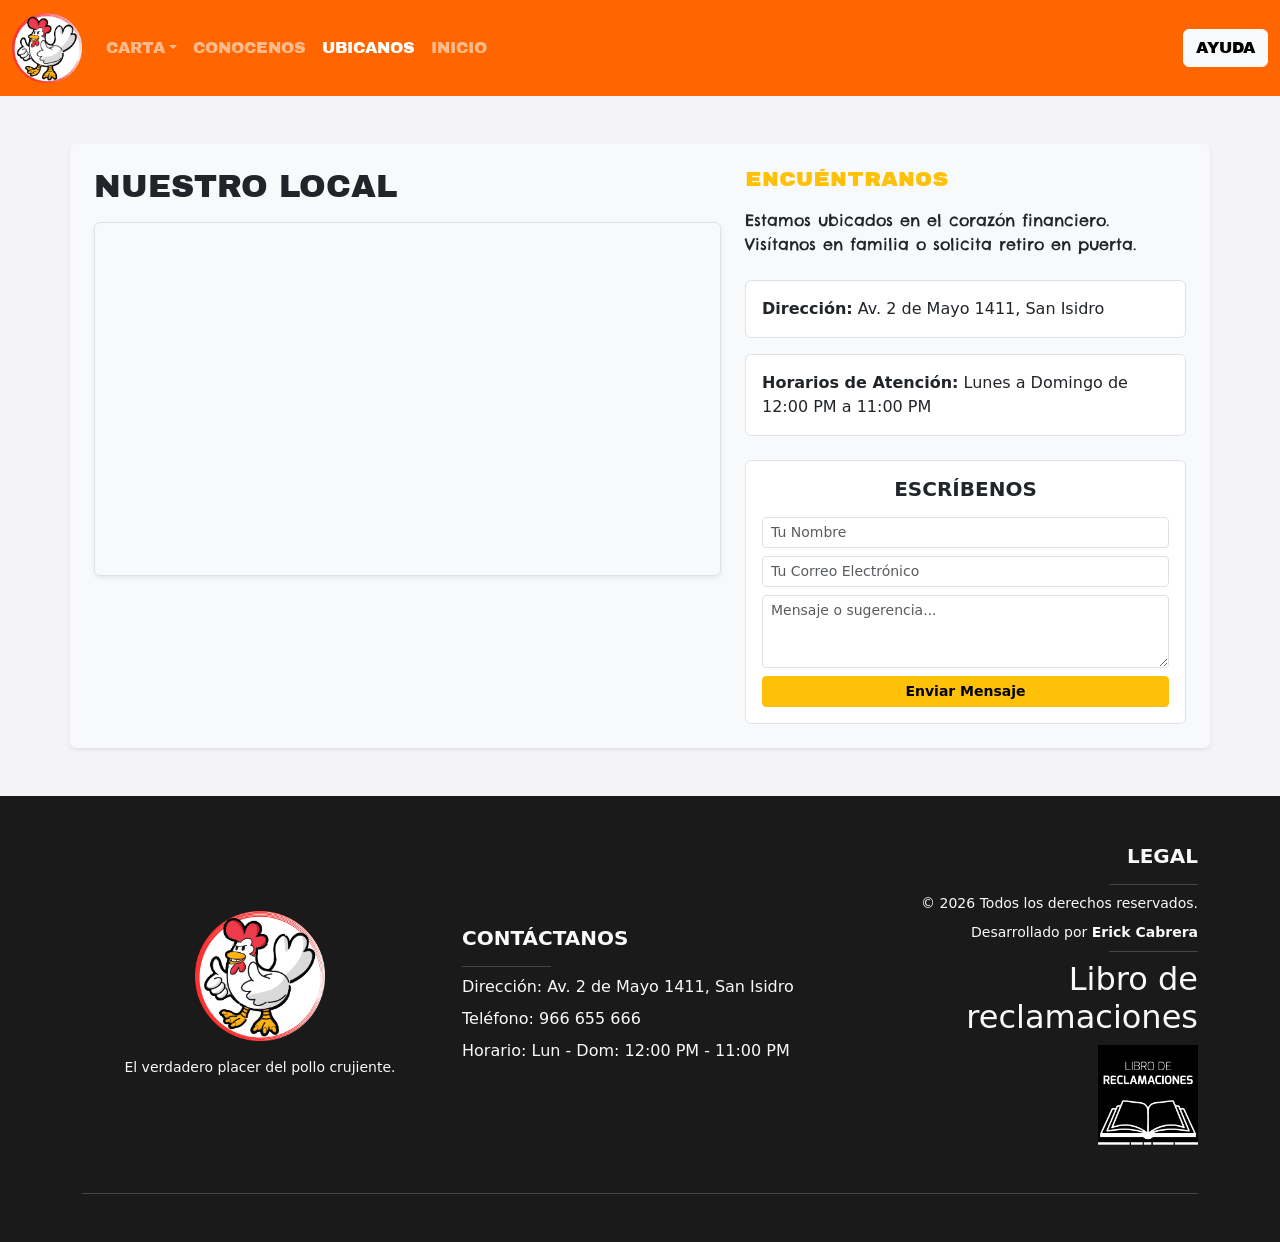
<file: ubicanos.html>
<!DOCTYPE html>
<html lang="es">
<head>
    <meta charset="UTF-8">
    <meta name="viewport" content="width=device-width, initial-scale=1.0">
    <title>BROSTERIA VAZQUEZ - UBICANOS</title>
    <link rel="icon" type="image/png" href="images/broasteria-Vasquez-modified.png">
    <link rel="stylesheet" href="css/style.css">
    <link href="https://cdn.jsdelivr.net/npm/bootstrap@5.3.8/dist/css/bootstrap.min.css" rel="stylesheet" integrity="sha384-sRIl4kxILFvY47J16cr9ZwB07vP4J8+LH7qKQnuqkuIAvNWLzeN8tE5YBujZqJLB" crossorigin="anonymous">
    <link rel="preconnect" href="https://fonts.googleapis.com">
    <link rel="preconnect" href="https://fonts.gstatic.com" crossorigin>
    <link href="https://fonts.googleapis.com/css2?family=Archivo+Black&family=Chelsea+Market&family=Rubik+Mono+One&display=swap" rel="stylesheet">
</head>
<body>    
    <header class="container-fluid p-0">
        <nav class="navbar navbar-expand-lg escm-bg-orange escm-archivo-black-regular" data-bs-theme="dark">
            <div class="container-fluid">
                <button class="navbar-toggler" type="button" data-bs-toggle="collapse" data-bs-target="#navbarSupportedContent" aria-controls="navbarSupportedContent" aria-expanded="false" aria-label="Toggle navigation">
                    <span class="navbar-toggler-icon"></span>
                </button>
                <div class="collapse navbar-collapse" id="navbarSupportedContent">
                    <a class="navbar-brand" href="index.html">
                        <img src="images/broasteria-Vasquez-modified.png" alt="logo" width="70">
                    </a>
                    <ul class="navbar-nav me-auto mb-2 mb-lg-0">
                        <li class="nav-item dropdown">
                            <a class="nav-link dropdown-toggle" href="cartas.html" role="button" data-bs-toggle="dropdown" aria-expanded="false">CARTA</a>
                            <ul class="dropdown-menu">
                                <li><a class="dropdown-item" href="cartas.html">PLATOS EXTREMOS</a></li>
                                <li><a class="dropdown-item" href="cartas.html">PROMOCIONES</a></li>
                                <li><hr class="dropdown-divider"></li>
                                <li><a class="dropdown-item" href="cartas.html">MENUS</a></li>
                            </ul>
                        </li>
                        <li class="nav-item"><a class="nav-link" href="conocenos.html">CONOCENOS</a></li>
                        <li class="nav-item"><a class="nav-link active" href="ubicanos.html">UBICANOS</a></li>
                        <li class="nav-item"><a class="nav-link" href="index.html">INICIO</a></li>
                    </ul>
                </div>
                <div><a href="ayuda.html" class="btn btn-light escm_btn_header">Ayuda</a></div>
            </div>
        </nav>
    </header>

    <main class="escm_bg_fond py-5">
        <section class="container bg-light p-4 rounded shadow-sm">
            <div class="row g-4">
                
                <div class="col-lg-7">
                    <h2 class="escm-archivo-black-regular mb-3 text-dark">NUESTRO LOCAL</h2>
                    <div class="ratio ratio-16x9 rounded shadow-sm border overflow-hidden">
                        <iframe src="https://www.google.com/maps/embed?pb=!1m18!1m12!1m3!1d31211.605321410745!2d-77.06856708130842!3d-12.08126982140773!2m3!1f0!2f0!3f0!3m2!1i1024!2i768!4f13.1!3m3!1m2!1s0x9105c9007ab46641%3A0x1064fd66e8bd38c4!2sYopo%20-%202%20de%20Mayo!5e0!3m2!1ses-419!2spe!4v1782081240329!5m2!1ses-419!2spe" allowfullscreen="" loading="lazy" referrerpolicy="no-referrer-when-downgrade"></iframe>
                    </div>
                </div>
               
                <div class="col-lg-5 d-flex flex-column justify-content-between">
                    <div>
                        <h3 class="escm-rubik-mono-one-regular fs-5 text-warning mb-3">Encuéntranos</h3>
                        <p class="escm-chelsea-market-regular mb-4">Estamos ubicados en el corazón financiero. Visítanos en familia o solicita retiro en puerta.</p>
                        <div class="p-3 bg-white rounded border mb-3">
                            <strong>Dirección:</strong> Av. 2 de Mayo 1411, San Isidro
                        </div>
                        <div class="p-3 bg-white rounded border">
                            <strong>Horarios de Atención:</strong> Lunes a Domingo de 12:00 PM a 11:00 PM
                        </div>
                    </div>
                    
                    <form class="mt-4 bg-white p-3 rounded border">
                        <h5 class="fw-bold text-center mb-3 text-uppercase">Escríbenos</h5>
                        <div class="mb-2">
                            <input type="text" class="form-control form-control-sm" placeholder="Tu Nombre" required>
                        </div>
                        <div class="mb-2">
                            <input type="email" class="form-control form-control-sm" placeholder="Tu Correo Electrónico" required>
                        </div>
                        <div class="mb-2">
                            <textarea class="form-control form-control-sm" rows="3" placeholder="Mensaje o sugerencia..." required></textarea>
                        </div>
                        <button type="submit" class="btn btn-warning btn-sm w-100 fw-bold">Enviar Mensaje</button>
                    </form>
                </div>
            </div>
        </section>
    </main>

   <footer class="escm-bg-footer py-5 text-light">
        <div class="container">
            <div class="row gy-4 align-items-center text-center text-md-start">
                <div class="col-12 col-md-4 text-center">
                    <img src="images/broasteria-Vasquez-modified.png" alt="Broastería Vásquez" width="130" class="mb-3 img-fluid">
                    <p class="small mb-0">El verdadero placer del pollo crujiente.</p>
                </div>
                <div class="col-12 col-md-4">
                    <h5 class="text-uppercase fw-bold mb-3">Contáctanos</h5>
                    <hr class="border-secondary my-2 w-25 mx-auto mx-md-0 opacity-50">
                    <ul class="list-unstyled mb-0">
                        <li class="mb-2">Dirección: Av. 2 de Mayo 1411, San Isidro</li>
                        <li class="mb-2">Teléfono: 966 655 666</li>
                        <li>Horario: Lun - Dom: 12:00 PM - 11:00 PM</li>
                    </ul>
                </div>
                <div class="col-12 col-md-4 text-md-end">
                    <h5 class="text-uppercase fw-bold mb-3">Legal</h5>
                    <hr class="border-secondary my-2 w-25 ms-auto me-auto me-md-0 opacity-50">
                    <p class="small mb-2">&copy; 2026 Todos los derechos reservados.</p>
                    <p class="small mb-0">Desarrollado por <span class="fw-bold">Erick Cabrera</span></p>
                    <hr class="border-secondary my-2 w-25 ms-auto me-auto me-md-0 opacity-50">
                    <p class="h2">Libro de <br> reclamaciones 
                    </p>
                    <a href="reclamos.html"><img src="images/images (2).png" alt="libro" width="100" class="text-center"></a>
                </div>
            </div>
            <hr class="border-secondary mt-5 mb-0 opacity-50">
        </div>
    </footer>

    <script src="https://cdn.jsdelivr.net/npm/bootstrap@5.3.8/dist/js/bootstrap.bundle.min.js" integrity="sha384-FKyoEForCGlyvwx9Hj09JcYn3nv7wiPVlz7YYwJrWVcXK/BmnVDxM+D2scQbITxI" crossorigin="anonymous"></script>
</body>
</html>
</file>
<file: css/style.css>
*{
    margin: 0;
    margin-left: 0;
    padding-left: 0%;
    padding: 0%;
}

.escm_bg_fond {
  background-color: antiquewhite;
}


.bg_btn_header{
    margin-bottom: 3px;
}
    
header{
    margin: 0;
    z-index: 20;
    background-color: beige;
}

.escm-bg-orange{
    background-color: rgb(245, 122, 40);
}
.escm-archivo-black-regular {
  font-family: "Archivo Black", sans-serif;
  font-weight: 400;
  font-style: normal;
}
.escm-chelsea-market-regular {
  font-family: "Chelsea Market", system-ui;
  font-weight: 400;
  font-style: normal;
}
.escm-rubik-mono-one-regular {
  font-family: "Rubik Mono One", monospace !important;
  font-weight: 400 !important;
  font-style: normal !important;
}
.escm-carousel{
    max-height: 700px;
}
.escm-bg-img{
    background-color: rgba(243, 236, 236, 0.726);
    

}
.escm-bg-footer{
    background-color: rgba(251, 183, 95, 0.484);
}
.escm-img-footer{
    width: 150px;
    height: auto;
}
.escm-carrusel-inicio{
   
    max-height: 600px;
}



.escm-bg-orange {
  background-color: #ff6600 !important; 
}

.escm_bg_fond {
  background-color: #f4f4f6; 
}

.escm-bg-footer {
  background-color: #1a1a1a !important; 
}

.escm_btn_header {
  border-radius: 20px;
  padding: 5px 20px;
  font-weight: bold;
  text-transform: uppercase;
}


.escm-carrusel-inicio img {
  height: auto;
  max-height: 480px;
  object-fit: cover;
}

.escm_banner_carta {
  border-left: 8px solid #ff6600;
}

.escm_img_carta {
  height: 200px;
  object-fit: cover;
}

.escm_hr_ayuda {
  border: 3px solid #ff6600;
  width: 80px;
  opacity: 1;
  border-radius: 10px;
}

.escm_paso_card {
  background-color: #fff;
  border: 2px solid #f0f0f0;
  transition: transform 0.2s ease, box-shadow 0.2s ease;
}

.escm_paso_card:hover {
  transform: translateY(-4px);
  box-shadow: 0 6px 16px rgba(0,0,0,0.12) !important;
  border-color: #ff6600;
}

.escm_paso_icono {
  font-size: 2rem;
}



.escm_accordion_item {
  border-left: 5px solid #ff6600 !important;
  background-color: #fff;
  box-shadow: 0 2px 8px rgba(0,0,0,0.06);
}

.escm_accordion_btn {
  background-color: #fff !important;
  color: #1a1a1a !important;
  font-size: 0.95rem;
}

.escm_accordion_btn:not(.collapsed) {
  background-color: #fff7f0 !important;
  color: #ff6600 !important;
  box-shadow: none !important;
}

.escm_accordion_btn::after {
  filter: brightness(0.4);
}

.escm_accordion_body {
  background-color: #fafafa;
  border-top: 1px solid #f0e8e0;
}

.escm_acc_badge {
  font-size: 0.72rem;
  padding: 4px 10px;
  border-radius: 20px;
  white-space: nowrap;
  font-family: "Archivo Black", sans-serif;
}

.escm_badge_orange {
  background-color: #ff6600;
}

.escm_lista_acc {
  list-style: none;
  padding: 0;
  margin: 0;
}

.escm_lista_acc li {
  padding: 6px 0;
  border-bottom: 1px dashed #eee;
  font-size: 0.9rem;
}

.escm_lista_acc li:last-child {
  border-bottom: none;
}

.escm_acc_img {
  max-height: 160px;
  width: 100%;
  object-fit: cover;
  border: 2px solid #f0e8e0;
}

.escm_pago_tag {
  background-color: #fff;
  font-size: 0.82rem;
  font-weight: 600;
  color: #333;
  transition: background-color 0.2s;
}

.escm_pago_tag:hover {
  background-color: #fff3e0;
}


.escm_btn_llamar {
  font-size: 1.1rem;
  border-radius: 30px;
  letter-spacing: 1px;
}


.escm_video_carta {
  border: 4px solid #ff6600;
}


.escm_dropdown_arrow {
  padding-left: 4px;
  padding-right: 8px;
}


.escm_img_destacado {
  width: 75%;
  height: 200px;
  object-fit: cover;
}

.escm-img-carrusel-carta {
  height: 300px; 
  object-fit: cover; 
  width: 100%; 
}
</file>
